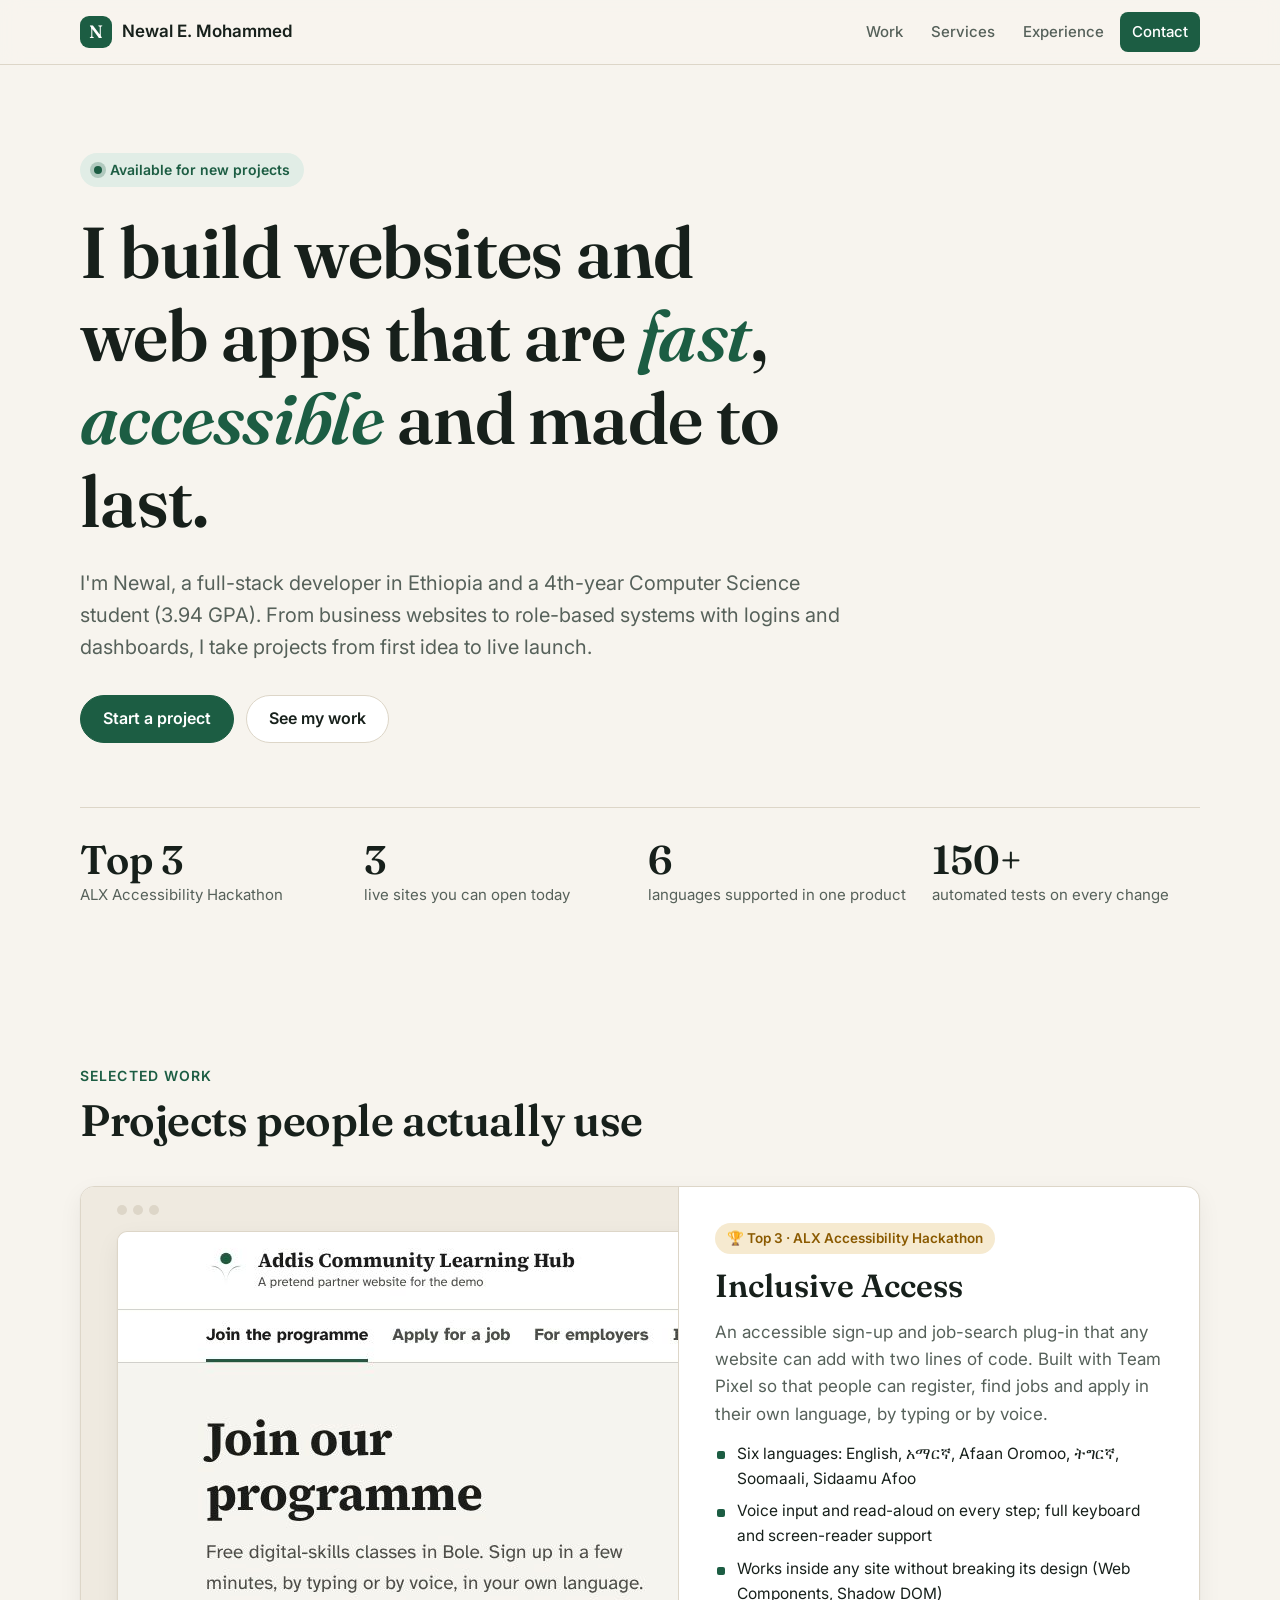
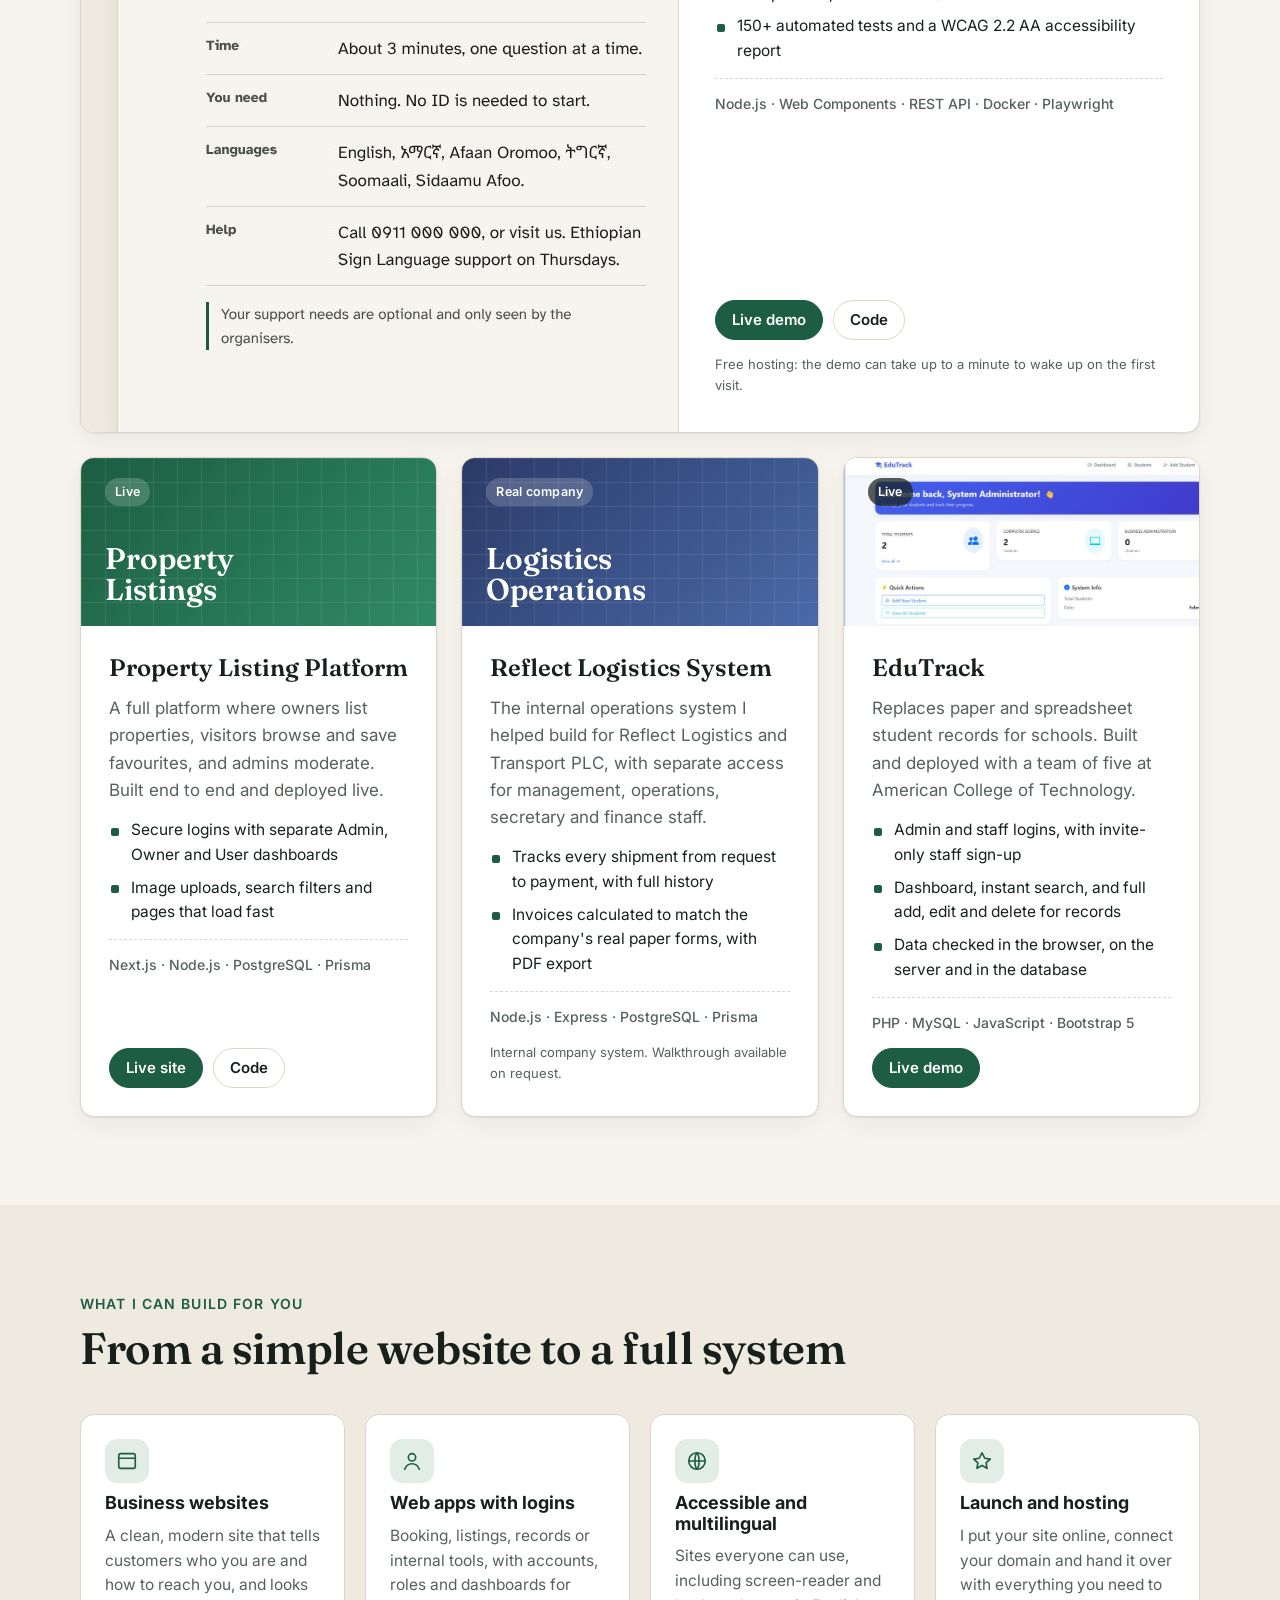
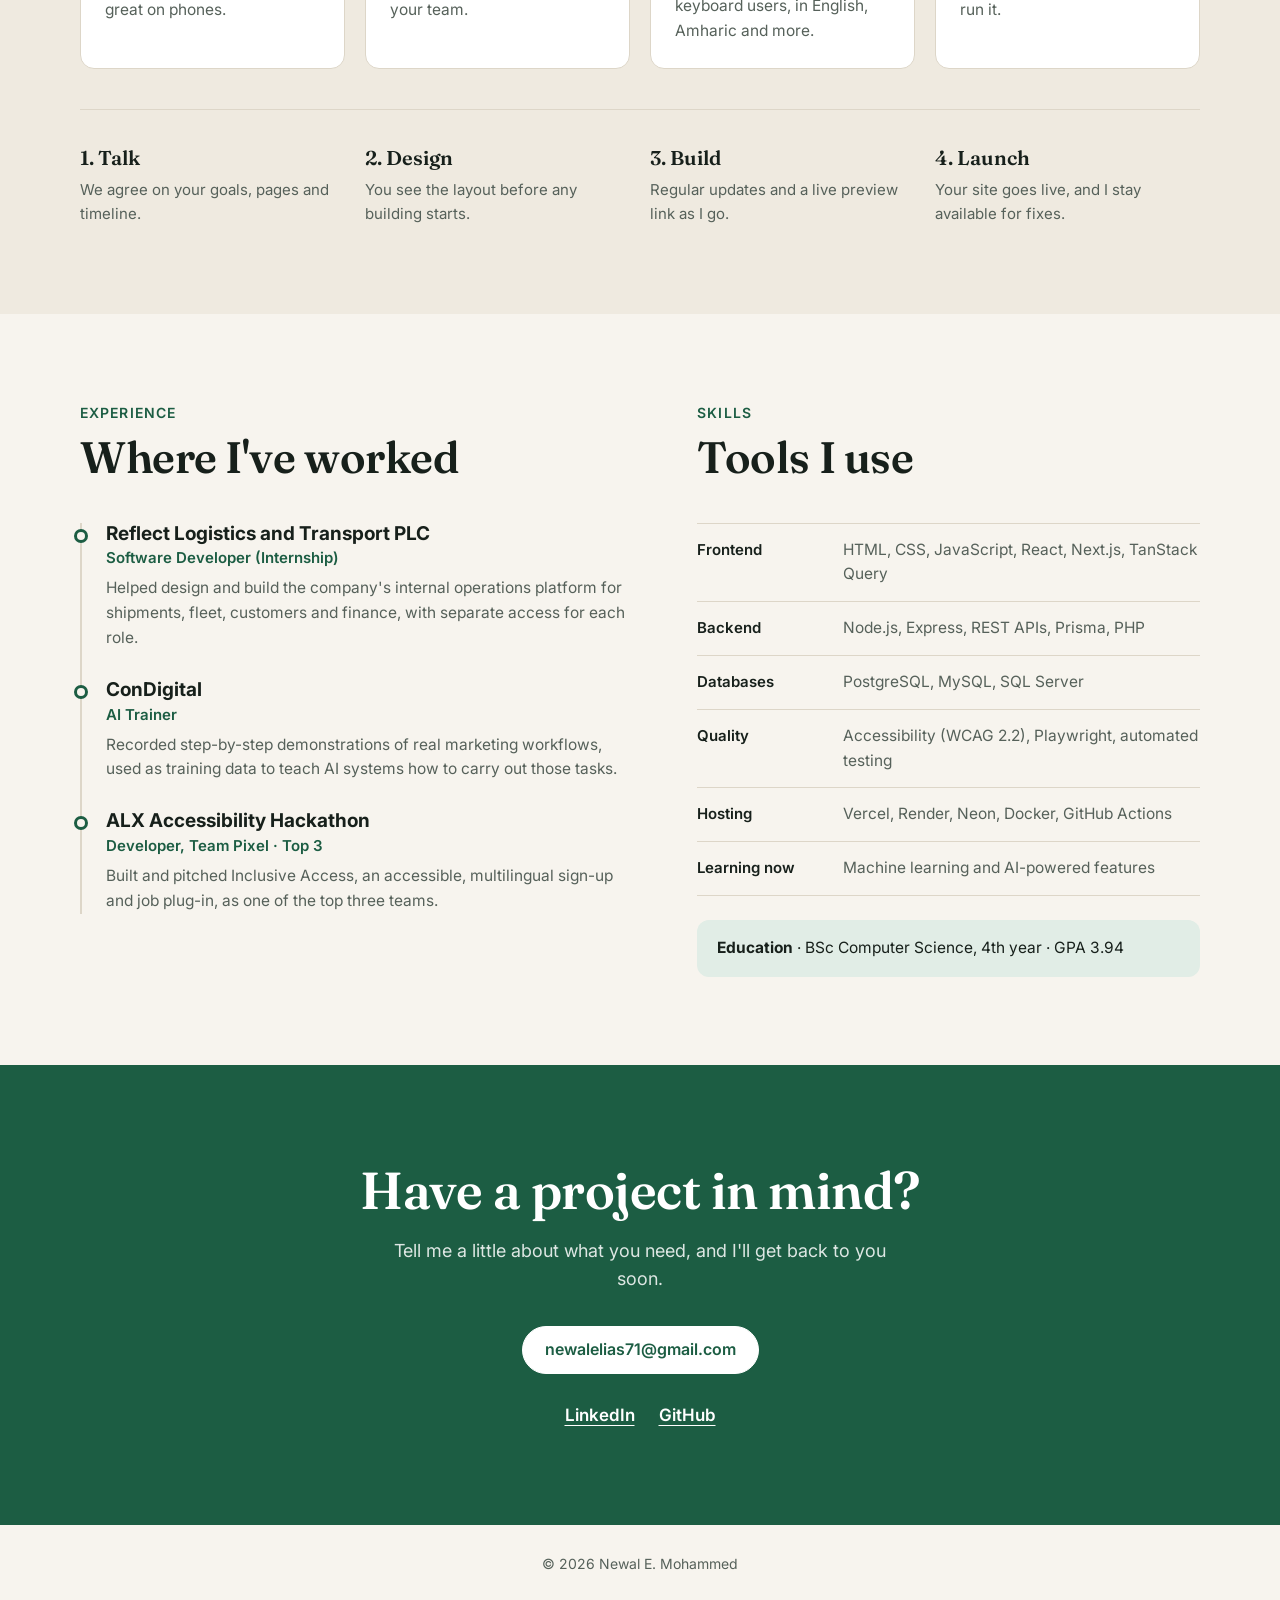
<file: index.html>
<!DOCTYPE html>
<html lang="en">
<head>
  <meta charset="UTF-8">
  <meta name="viewport" content="width=device-width, initial-scale=1.0">
  <title>Newal E. Mohammed · Full-Stack Developer</title>
  <meta name="description" content="Newal E. Mohammed is a full-stack developer in Ethiopia who builds fast, accessible websites and web apps. Top 3 at the ALX Accessibility Hackathon.">
  <meta property="og:title" content="Newal E. Mohammed · Full-Stack Developer">
  <meta property="og:description" content="Fast, accessible websites and web apps. Top 3 at the ALX Accessibility Hackathon.">
  <meta property="og:type" content="website">
  <meta property="og:image" content="images/inclusive-access.jpg">
  <link rel="icon" href="data:image/svg+xml,%3Csvg xmlns='http://www.w3.org/2000/svg' viewBox='0 0 64 64'%3E%3Crect width='64' height='64' rx='14' fill='%231c5d43'/%3E%3Ctext x='50%25' y='54%25' text-anchor='middle' dominant-baseline='middle' font-family='Georgia,serif' font-size='38' fill='%23fff'%3EN%3C/text%3E%3C/svg%3E">
  <link rel="preconnect" href="https://fonts.googleapis.com">
  <link rel="preconnect" href="https://fonts.gstatic.com" crossorigin>
  <link href="https://fonts.googleapis.com/css2?family=Fraunces:opsz,wght@9..144,500;9..144,600&family=Inter:wght@400;500;600&display=swap" rel="stylesheet">
  <link rel="stylesheet" href="style.css">
</head>
<body>
  <a class="skip" href="#main">Skip to content</a>

  <header class="nav">
    <div class="wrap nav-inner">
      <a class="brand" href="#top" aria-label="Newal E. Mohammed, home">
        <span class="mark" aria-hidden="true">N</span>
        <span>Newal E. Mohammed</span>
      </a>
      <nav aria-label="Main">
        <ul>
          <li><a href="#work">Work</a></li>
          <li><a href="#services">Services</a></li>
          <li><a href="#experience">Experience</a></li>
          <li><a class="nav-cta" href="#contact">Contact</a></li>
        </ul>
      </nav>
    </div>
  </header>

  <main id="main">
    <!-- Hero -->
    <section class="hero" id="top">
      <div class="wrap">
        <p class="eyebrow"><span class="dot" aria-hidden="true"></span> Available for new projects</p>
        <h1>I build websites and web apps that are <em>fast</em>, <em>accessible</em> and made to last.</h1>
        <p class="lede">I'm Newal, a full-stack developer in Ethiopia and a 4th-year Computer Science student (3.94 GPA). From business websites to role-based systems with logins and dashboards, I take projects from first idea to live launch.</p>
        <div class="actions">
          <a class="btn primary" href="mailto:newalelias71@gmail.com?subject=Website%20project">Start a project</a>
          <a class="btn" href="#work">See my work</a>
        </div>

        <ul class="stats" aria-label="Highlights">
          <li><strong>Top 3</strong><span>ALX Accessibility Hackathon</span></li>
          <li><strong>3</strong><span>live sites you can open today</span></li>
          <li><strong>6</strong><span>languages supported in one product</span></li>
          <li><strong>150+</strong><span>automated tests on every change</span></li>
        </ul>
      </div>
    </section>

    <!-- Work -->
    <section class="section" id="work" aria-labelledby="work-h">
      <div class="wrap">
        <div class="section-head">
          <p class="kicker">Selected work</p>
          <h2 id="work-h">Projects people actually use</h2>
        </div>

        <article class="project featured">
          <a class="shot" href="https://inclusive-access.onrender.com/site/" target="_blank" rel="noopener">
            <span class="browser" aria-hidden="true"><i></i><i></i><i></i></span>
            <img src="images/inclusive-access.jpg" width="1280" height="800" loading="lazy" alt="The Inclusive Access sign-up form on a demo partner website, with language buttons for English, Amharic, Afaan Oromoo, Tigrinya, Somali and Sidaamu Afoo.">
          </a>
          <div class="project-body">
            <p class="tag award">🏆 Top 3 · ALX Accessibility Hackathon</p>
            <h3>Inclusive Access</h3>
            <p>An accessible sign-up and job-search plug-in that any website can add with two lines of code. Built with Team Pixel so that people can register, find jobs and apply in their own language, by typing or by voice.</p>
            <ul class="points">
              <li>Six languages: English, አማርኛ, Afaan Oromoo, ትግርኛ, Soomaali, Sidaamu Afoo</li>
              <li>Voice input and read-aloud on every step; full keyboard and screen-reader support</li>
              <li>Works inside any site without breaking its design (Web Components, Shadow DOM)</li>
              <li>150+ automated tests and a WCAG 2.2 AA accessibility report</li>
            </ul>
            <p class="stack">Node.js · Web Components · REST API · Docker · Playwright</p>
            <div class="links">
              <a class="btn small primary" href="https://inclusive-access.onrender.com/site/" target="_blank" rel="noopener">Live demo</a>
              <a class="btn small" href="https://github.com/newal-dev/new-track1" target="_blank" rel="noopener">Code</a>
            </div>
            <p class="note">Free hosting: the demo can take up to a minute to wake up on the first visit.</p>
          </div>
        </article>

        <div class="grid">
          <article class="project card">
            <div class="cover cover-a" aria-hidden="true">
              <span class="pill">Live</span>
              <span class="cover-title">Property<br>Listings</span>
            </div>
            <div class="project-body">
              <h3>Property Listing Platform</h3>
              <p>A full platform where owners list properties, visitors browse and save favourites, and admins moderate. Built end to end and deployed live.</p>
              <ul class="points">
                <li>Secure logins with separate Admin, Owner and User dashboards</li>
                <li>Image uploads, search filters and pages that load fast</li>
              </ul>
              <p class="stack">Next.js · Node.js · PostgreSQL · Prisma</p>
              <div class="links">
                <a class="btn small primary" href="https://mini-property-listing-platform-khnu.vercel.app/" target="_blank" rel="noopener">Live site</a>
                <a class="btn small" href="https://github.com/newal-dev/mini-property-listing-platform" target="_blank" rel="noopener">Code</a>
              </div>
            </div>
          </article>

          <article class="project card">
            <div class="cover cover-b" aria-hidden="true">
              <span class="pill">Real company</span>
              <span class="cover-title">Logistics<br>Operations</span>
            </div>
            <div class="project-body">
              <h3>Reflect Logistics System</h3>
              <p>The internal operations system I helped build for Reflect Logistics and Transport PLC, with separate access for management, operations, secretary and finance staff.</p>
              <ul class="points">
                <li>Tracks every shipment from request to payment, with full history</li>
                <li>Invoices calculated to match the company's real paper forms, with PDF export</li>
              </ul>
              <p class="stack">Node.js · Express · PostgreSQL · Prisma</p>
              <p class="note">Internal company system. Walkthrough available on request.</p>
            </div>
          </article>

          <article class="project card">
            <div class="cover cover-c has-img">
              <img src="images/edutrack-dashboard.jpg" width="960" height="385" loading="lazy" alt="The EduTrack dashboard: a welcome banner, student totals by department, quick actions and system info.">
              <span class="pill">Live</span>
            </div>
            <div class="project-body">
              <h3>EduTrack</h3>
              <p>Replaces paper and spreadsheet student records for schools. Built and deployed with a team of five at American College of Technology.</p>
              <ul class="points">
                <li>Admin and staff logins, with invite-only staff sign-up</li>
                <li>Dashboard, instant search, and full add, edit and delete for records</li>
                <li>Data checked in the browser, on the server and in the database</li>
              </ul>
              <p class="stack">PHP · MySQL · JavaScript · Bootstrap 5</p>
              <div class="links">
                <a class="btn small primary" href="https://student-management-web.kesug.com/login.php" target="_blank" rel="noopener">Live demo</a>
              </div>
            </div>
          </article>
        </div>
      </div>
    </section>

    <!-- Services -->
    <section class="section alt" id="services" aria-labelledby="services-h">
      <div class="wrap">
        <div class="section-head">
          <p class="kicker">What I can build for you</p>
          <h2 id="services-h">From a simple website to a full system</h2>
        </div>
        <ul class="services">
          <li>
            <span class="icon" aria-hidden="true">
              <svg viewBox="0 0 24 24"><rect x="3" y="4" width="18" height="16" rx="2"/><path d="M3 9h18"/></svg>
            </span>
            <h3>Business websites</h3>
            <p>A clean, modern site that tells customers who you are and how to reach you, and looks great on phones.</p>
          </li>
          <li>
            <span class="icon" aria-hidden="true">
              <svg viewBox="0 0 24 24"><circle cx="12" cy="8" r="4"/><path d="M4 21c1.5-4 4.5-6 8-6s6.5 2 8 6"/></svg>
            </span>
            <h3>Web apps with logins</h3>
            <p>Booking, listings, records or internal tools, with accounts, roles and dashboards for your team.</p>
          </li>
          <li>
            <span class="icon" aria-hidden="true">
              <svg viewBox="0 0 24 24"><circle cx="12" cy="12" r="9"/><path d="M3 12h18M12 3c3 3.5 3 14.5 0 18M12 3c-3 3.5-3 14.5 0 18"/></svg>
            </span>
            <h3>Accessible and multilingual</h3>
            <p>Sites everyone can use, including screen-reader and keyboard users, in English, Amharic and more.</p>
          </li>
          <li>
            <span class="icon" aria-hidden="true">
              <svg viewBox="0 0 24 24"><path d="M12 3l3 6 6 1-4.5 4 1 6-5.5-3-5.5 3 1-6L3 10l6-1z"/></svg>
            </span>
            <h3>Launch and hosting</h3>
            <p>I put your site online, connect your domain and hand it over with everything you need to run it.</p>
          </li>
        </ul>

        <ol class="process" aria-label="How I work">
          <li><strong>1. Talk</strong><span>We agree on your goals, pages and timeline.</span></li>
          <li><strong>2. Design</strong><span>You see the layout before any building starts.</span></li>
          <li><strong>3. Build</strong><span>Regular updates and a live preview link as I go.</span></li>
          <li><strong>4. Launch</strong><span>Your site goes live, and I stay available for fixes.</span></li>
        </ol>
      </div>
    </section>

    <!-- Experience -->
    <section class="section" id="experience" aria-labelledby="exp-h">
      <div class="wrap two-col">
        <div>
          <div class="section-head">
            <p class="kicker">Experience</p>
            <h2 id="exp-h">Where I've worked</h2>
          </div>
          <ol class="timeline">
            <li>
              <h3>Reflect Logistics and Transport PLC</h3>
              <p class="role">Software Developer (Internship)</p>
              <p>Helped design and build the company's internal operations platform for shipments, fleet, customers and finance, with separate access for each role.</p>
            </li>
            <li>
              <h3>ConDigital</h3>
              <p class="role">AI Trainer</p>
              <p>Recorded step-by-step demonstrations of real marketing workflows, used as training data to teach AI systems how to carry out those tasks.</p>
            </li>
            <li>
              <h3>ALX Accessibility Hackathon</h3>
              <p class="role">Developer, Team Pixel · Top 3</p>
              <p>Built and pitched Inclusive Access, an accessible, multilingual sign-up and job plug-in, as one of the top three teams.</p>
            </li>
          </ol>
        </div>

        <div>
          <div class="section-head">
            <p class="kicker">Skills</p>
            <h2>Tools I use</h2>
          </div>
          <dl class="skills">
            <div><dt>Frontend</dt><dd>HTML, CSS, JavaScript, React, Next.js, TanStack Query</dd></div>
            <div><dt>Backend</dt><dd>Node.js, Express, REST APIs, Prisma, PHP</dd></div>
            <div><dt>Databases</dt><dd>PostgreSQL, MySQL, SQL Server</dd></div>
            <div><dt>Quality</dt><dd>Accessibility (WCAG 2.2), Playwright, automated testing</dd></div>
            <div><dt>Hosting</dt><dd>Vercel, Render, Neon, Docker, GitHub Actions</dd></div>
            <div><dt>Learning now</dt><dd>Machine learning and AI-powered features</dd></div>
          </dl>
          <p class="edu"><strong>Education</strong> · BSc Computer Science, 4th year · GPA 3.94</p>
        </div>
      </div>
    </section>

    <!-- Contact -->
    <section class="contact" id="contact" aria-labelledby="contact-h">
      <div class="wrap">
        <h2 id="contact-h">Have a project in mind?</h2>
        <p>Tell me a little about what you need, and I'll get back to you soon.</p>
        <div class="actions center">
          <a class="btn primary light" href="mailto:newalelias71@gmail.com?subject=Website%20project">newalelias71@gmail.com</a>
        </div>
        <ul class="social">
          <li><a href="https://www.linkedin.com/in/newal-mohammed1" target="_blank" rel="noopener">LinkedIn</a></li>
          <li><a href="https://github.com/newal-dev" target="_blank" rel="noopener">GitHub</a></li>
        </ul>
      </div>
    </section>
  </main>

  <footer class="footer">
    <div class="wrap">© <span id="year">2026</span> Newal E. Mohammed</div>
  </footer>

  <script>document.getElementById('year').textContent = new Date().getFullYear();</script>
</body>
</html>
</file>
<file: style.css>
:root {
  --bg: #f7f4ee;
  --bg-alt: #efeae0;
  --surface: #ffffff;
  --ink: #17201b;
  --muted: #56615a;
  --line: #ddd6c8;
  --accent: #1c5d43;
  --accent-ink: #ffffff;
  --accent-soft: #e1ede6;
  --gold: #8a5a00;
  --gold-soft: #f6ead0;
  --shadow: 0 1px 2px rgba(23, 32, 27, .06), 0 8px 24px rgba(23, 32, 27, .06);
  --radius: 14px;
  --serif: "Fraunces", Georgia, "Times New Roman", serif;
  --sans: "Inter", system-ui, -apple-system, "Segoe UI", Roboto, sans-serif;
  color-scheme: light;
}

@media (prefers-color-scheme: dark) {
  :root {
    --bg: #111613;
    --bg-alt: #161d19;
    --surface: #1b231e;
    --ink: #eef2ef;
    --muted: #a6b2ab;
    --line: #2c3731;
    --accent: #6fcf9f;
    --accent-ink: #0d1a13;
    --accent-soft: #1e3329;
    --gold: #f0c36a;
    --gold-soft: #33290f;
    --shadow: 0 1px 2px rgba(0, 0, 0, .3), 0 8px 24px rgba(0, 0, 0, .25);
    color-scheme: dark;
  }
}

*, *::before, *::after { box-sizing: border-box; }
html { scroll-behavior: smooth; scroll-padding-top: 80px; }
@media (prefers-reduced-motion: reduce) { html { scroll-behavior: auto; } }

body {
  margin: 0;
  background: var(--bg);
  color: var(--ink);
  font: 400 17px/1.6 var(--sans);
  -webkit-font-smoothing: antialiased;
}

img { max-width: 100%; display: block; height: auto; }
a { color: inherit; }
h1, h2, h3 { margin: 0; line-height: 1.15; }
h1, h2 { font-family: var(--serif); font-weight: 600; letter-spacing: -.01em; }
p { margin: 0; }
ul, ol { margin: 0; padding: 0; list-style: none; }

.wrap { width: min(1120px, 100% - 32px); margin-inline: auto; }

.skip {
  position: absolute; left: 16px; top: -60px; z-index: 100;
  background: var(--accent); color: var(--accent-ink);
  padding: 10px 16px; border-radius: 8px; text-decoration: none; font-weight: 600;
}
.skip:focus { top: 12px; }

:focus-visible { outline: 3px solid var(--accent); outline-offset: 3px; border-radius: 6px; }

/* Nav */
.nav {
  position: sticky; top: 0; z-index: 50;
  background: color-mix(in srgb, var(--bg) 88%, transparent);
  backdrop-filter: saturate(1.4) blur(10px);
  -webkit-backdrop-filter: saturate(1.4) blur(10px);
  border-bottom: 1px solid var(--line);
}
.nav-inner { display: flex; align-items: center; justify-content: space-between; height: 64px; gap: 16px; }
.brand { display: flex; align-items: center; gap: 10px; text-decoration: none; font-weight: 600; white-space: nowrap; }
.mark {
  display: grid; place-items: center; width: 32px; height: 32px; border-radius: 9px;
  background: var(--accent); color: var(--accent-ink);
  font: 600 18px/1 var(--serif);
}
.nav ul { display: flex; align-items: center; gap: 4px; }
.nav a:not(.brand) {
  display: inline-block; padding: 8px 12px; border-radius: 8px;
  text-decoration: none; color: var(--muted); font-size: 15px; font-weight: 500;
}
.nav a:not(.brand):hover { color: var(--ink); background: var(--bg-alt); }
.nav .nav-cta { color: var(--accent-ink) !important; background: var(--accent) !important; }
@media (max-width: 640px) {
  .nav li:not(:last-child) { display: none; }
}

/* Buttons */
.btn {
  display: inline-flex; align-items: center; justify-content: center; gap: 8px;
  min-height: 48px; padding: 0 22px; border-radius: 999px;
  border: 1.5px solid var(--line); background: var(--surface);
  font-weight: 600; font-size: 16px; text-decoration: none; color: var(--ink);
  transition: transform .15s ease, border-color .15s ease, background .15s ease;
}
.btn:hover { border-color: var(--ink); transform: translateY(-1px); }
.btn.primary { background: var(--accent); border-color: var(--accent); color: var(--accent-ink); }
.btn.primary:hover { filter: brightness(1.08); }
.btn.small { min-height: 40px; padding: 0 16px; font-size: 15px; }
@media (prefers-reduced-motion: reduce) { .btn { transition: none; } .btn:hover { transform: none; } }

/* Hero */
.hero { padding: 88px 0 72px; }
.eyebrow {
  display: inline-flex; align-items: center; gap: 8px;
  padding: 6px 14px; border-radius: 999px;
  background: var(--accent-soft); color: var(--accent);
  font-size: 14px; font-weight: 600;
}
.dot { width: 8px; height: 8px; border-radius: 50%; background: currentColor; box-shadow: 0 0 0 4px color-mix(in srgb, currentColor 25%, transparent); }
.hero h1 {
  margin-top: 24px; max-width: 15ch;
  font-size: clamp(40px, 6.4vw, 72px);
}
.hero h1 em { font-style: italic; color: var(--accent); }
.lede { margin-top: 24px; max-width: 60ch; font-size: clamp(17px, 2vw, 20px); color: var(--muted); }
.actions { display: flex; flex-wrap: wrap; gap: 12px; margin-top: 32px; }
.actions.center { justify-content: center; }

.stats {
  display: grid; grid-template-columns: repeat(4, 1fr); gap: 16px;
  margin-top: 64px; padding-top: 32px; border-top: 1px solid var(--line);
}
.stats li { display: flex; flex-direction: column; gap: 4px; }
.stats strong { font: 600 clamp(28px, 3.6vw, 40px)/1 var(--serif); }
.stats span { color: var(--muted); font-size: 15px; line-height: 1.4; }
@media (max-width: 760px) { .stats { grid-template-columns: repeat(2, 1fr); row-gap: 28px; } }

/* Sections */
.section { padding: 88px 0; }
.section.alt { background: var(--bg-alt); }
.section-head { margin-bottom: 40px; }
.kicker { color: var(--accent); font-weight: 600; font-size: 14px; letter-spacing: .08em; text-transform: uppercase; }
.section-head h2 { margin-top: 8px; font-size: clamp(30px, 4vw, 44px); }

/* Projects */
.project {
  background: var(--surface); border: 1px solid var(--line);
  border-radius: var(--radius); box-shadow: var(--shadow); overflow: hidden;
}
.project h3 { font-size: 24px; font-family: var(--serif); font-weight: 600; }
.project-body { display: flex; flex-direction: column; gap: 14px; padding: 28px; }
.project-body > p:not(.stack):not(.tag):not(.note) { color: var(--muted); }
.points { display: grid; gap: 8px; }
.points li { position: relative; padding-left: 22px; font-size: 15.5px; }
.points li::before {
  content: ""; position: absolute; left: 2px; top: .62em;
  width: 8px; height: 8px; border-radius: 2px; background: var(--accent);
}
.stack { font-size: 14px; font-weight: 500; color: var(--muted); padding-top: 4px; border-top: 1px dashed var(--line); padding-top: 14px; }
.links { display: flex; flex-wrap: wrap; gap: 10px; margin-top: auto; }
.note { font-size: 13px; color: var(--muted); }
.tag { align-self: flex-start; padding: 5px 12px; border-radius: 999px; font-size: 13.5px; font-weight: 600; }
.tag.award { background: var(--gold-soft); color: var(--gold); }

.featured { display: grid; grid-template-columns: 1.15fr 1fr; margin-bottom: 24px; }
.featured .project-body { padding: 36px; }
.featured h3 { font-size: 32px; }
.shot {
  position: relative; display: block; background: var(--bg-alt);
  padding: 44px 0 0 36px; overflow: hidden; border-right: 1px solid var(--line);
}
.shot img {
  border-radius: 10px 0 0 0; border: 1px solid var(--line); border-right: 0; border-bottom: 0;
  height: 100%; width: auto; max-width: none; min-height: 420px; object-fit: cover; object-position: left top;
  box-shadow: var(--shadow); transition: transform .4s ease;
}
.shot:hover img { transform: translateY(-4px); }
.browser { position: absolute; top: 18px; left: 36px; display: flex; gap: 6px; }
.browser i { width: 10px; height: 10px; border-radius: 50%; background: var(--line); }
@media (max-width: 900px) {
  .featured { grid-template-columns: 1fr; }
  .shot { border-right: 0; border-bottom: 1px solid var(--line); padding: 40px 0 0 20px; }
  .shot img { min-height: 0; height: auto; width: 140%; }
  .browser { left: 20px; top: 16px; }
  .featured .project-body { padding: 24px; }
}

.grid { display: grid; grid-template-columns: repeat(3, 1fr); gap: 24px; }
@media (max-width: 900px) { .grid { grid-template-columns: 1fr; } }
.card { display: flex; flex-direction: column; }
.card .project-body { flex: 1; }

.cover {
  position: relative; height: 168px; padding: 20px 24px;
  display: flex; flex-direction: column; justify-content: space-between;
  color: #fff; overflow: hidden;
}
.cover::after {
  content: ""; position: absolute; inset: 0;
  background-image: linear-gradient(rgba(255,255,255,.09) 1px, transparent 1px), linear-gradient(90deg, rgba(255,255,255,.09) 1px, transparent 1px);
  background-size: 24px 24px;
}
.cover > * { position: relative; z-index: 1; }
.cover-a { background: linear-gradient(135deg, #1c5d43, #2f8a63); }
.cover-b { background: linear-gradient(135deg, #2b3a67, #496aa8); }
.cover-c { background: linear-gradient(135deg, #7a3e1d, #b8692f); }
.cover-title { font: 600 30px/1.05 var(--serif); }
.cover.has-img { background: #eef1f8; justify-content: flex-start; }
.cover.has-img::after { display: none; }
.cover.has-img img {
  position: absolute; inset: 0; z-index: 0;
  width: 100%; height: 100%; object-fit: cover; object-position: left top;
}
.cover.has-img .pill { background: rgba(23, 32, 27, .72); color: #fff; }
.pill {
  align-self: flex-start; padding: 4px 10px; border-radius: 999px;
  background: rgba(255,255,255,.18); font-size: 12.5px; font-weight: 600; letter-spacing: .02em;
}

/* Services */
.services { display: grid; grid-template-columns: repeat(4, 1fr); gap: 20px; }
@media (max-width: 960px) { .services { grid-template-columns: repeat(2, 1fr); } }
@media (max-width: 560px) { .services { grid-template-columns: 1fr; } }
.services li {
  background: var(--surface); border: 1px solid var(--line); border-radius: var(--radius);
  padding: 24px; display: flex; flex-direction: column; gap: 10px;
}
.services h3 { font-size: 18px; }
.services p { color: var(--muted); font-size: 15.5px; }
.icon {
  display: grid; place-items: center; width: 44px; height: 44px; border-radius: 12px;
  background: var(--accent-soft); color: var(--accent);
}
.icon svg { width: 22px; height: 22px; fill: none; stroke: currentColor; stroke-width: 1.8; stroke-linecap: round; stroke-linejoin: round; }

.process {
  display: grid; grid-template-columns: repeat(4, 1fr); gap: 20px;
  margin-top: 40px; padding-top: 32px; border-top: 1px solid var(--line);
}
@media (max-width: 760px) { .process { grid-template-columns: repeat(2, 1fr); } }
.process li { display: flex; flex-direction: column; gap: 4px; }
.process strong { font-family: var(--serif); font-size: 20px; font-weight: 600; }
.process span { color: var(--muted); font-size: 15px; }

/* Experience */
.two-col { display: grid; grid-template-columns: 1.1fr 1fr; gap: 64px; }
@media (max-width: 900px) { .two-col { grid-template-columns: 1fr; gap: 56px; } }
.timeline { position: relative; display: grid; gap: 28px; padding-left: 24px; border-left: 2px solid var(--line); }
.timeline li { position: relative; }
.timeline li::before {
  content: ""; position: absolute; left: -32px; top: 6px;
  width: 14px; height: 14px; border-radius: 50%;
  background: var(--bg); border: 3px solid var(--accent);
}
.timeline h3 { font-size: 19px; }
.role { color: var(--accent); font-weight: 600; font-size: 15px; margin: 2px 0 6px; }
.timeline p:not(.role) { color: var(--muted); font-size: 15.5px; }

.skills { display: grid; gap: 0; margin: 0; }
.skills div { display: grid; grid-template-columns: 130px 1fr; gap: 16px; padding: 14px 0; border-bottom: 1px solid var(--line); }
.skills div:first-child { border-top: 1px solid var(--line); }
.skills dt { font-weight: 600; font-size: 15px; }
.skills dd { margin: 0; color: var(--muted); font-size: 15.5px; }
@media (max-width: 480px) { .skills div { grid-template-columns: 1fr; gap: 2px; } }
.edu { margin-top: 24px; padding: 16px 20px; border-radius: 12px; background: var(--accent-soft); font-size: 15.5px; }

/* Contact */
.contact { padding: 96px 0; background: var(--accent); color: var(--accent-ink); text-align: center; }
.contact h2 { font-size: clamp(32px, 5vw, 52px); }
.contact p { margin: 16px auto 0; max-width: 46ch; opacity: .85; font-size: 18px; }
.btn.light { background: var(--accent-ink); color: var(--accent); border-color: var(--accent-ink); word-break: break-all; }
.social { display: flex; justify-content: center; gap: 24px; margin-top: 28px; }
.social a { font-weight: 600; text-underline-offset: 4px; }
.contact :focus-visible { outline-color: var(--accent-ink); }

.footer { padding: 28px 0; text-align: center; color: var(--muted); font-size: 14px; }
</file>
